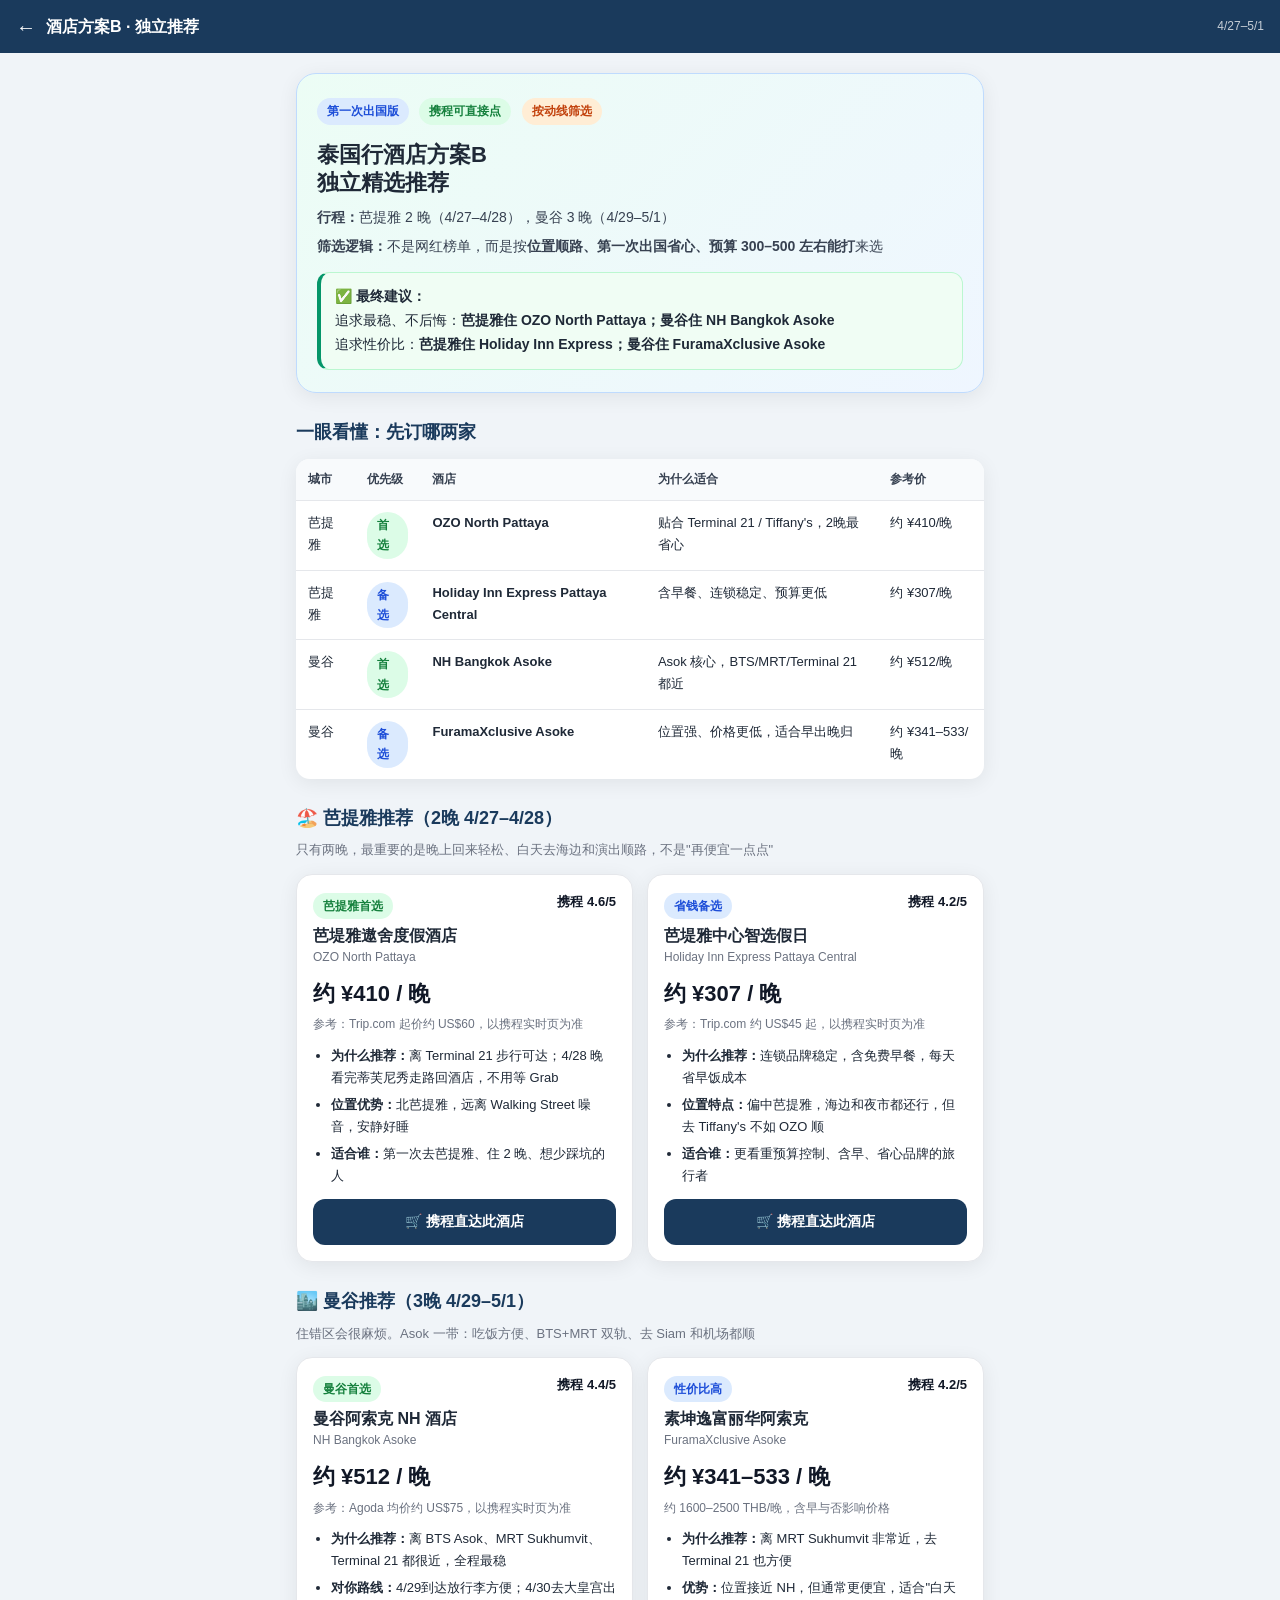
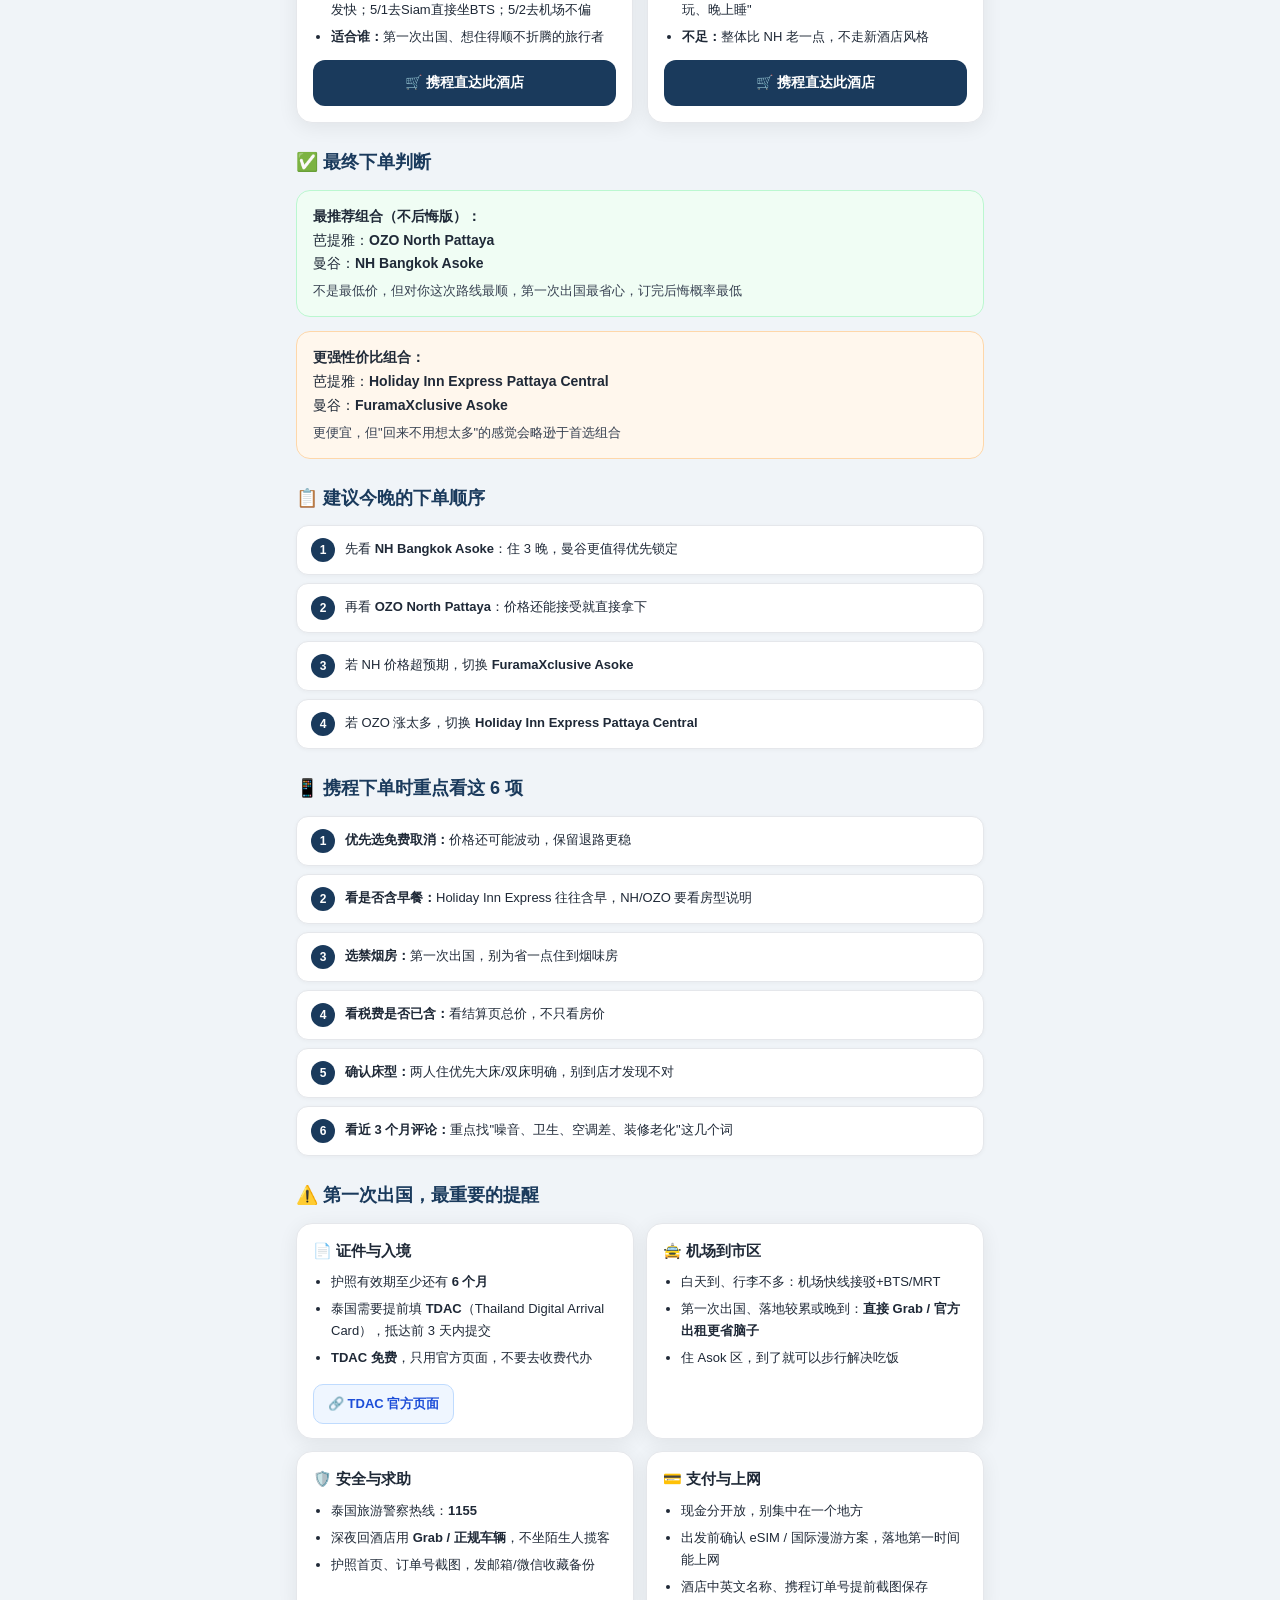
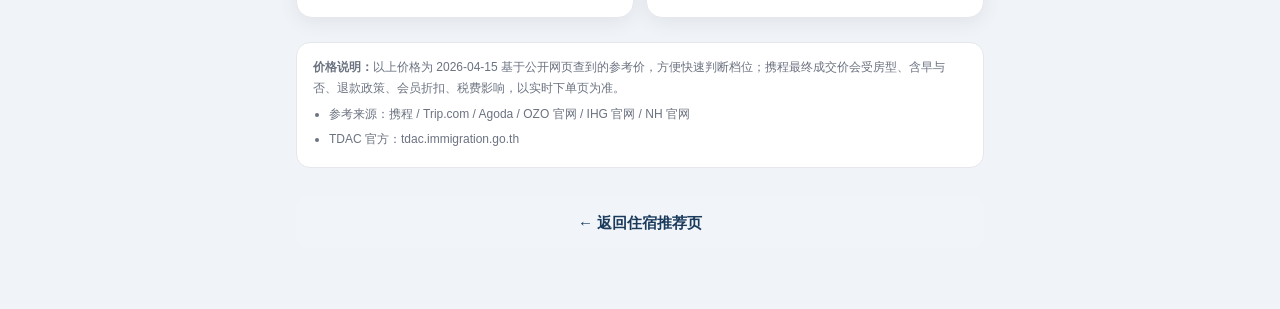
<file: hotel-plan-b.html>
<!DOCTYPE html>
<html lang="zh-CN">
<head>
  <meta charset="UTF-8" />
  <meta name="viewport" content="width=device-width, initial-scale=1.0, viewport-fit=cover" />
  <title>酒店方案B · TripLite</title>
  <style>
    :root {
      --bg: #f0f4f8;
      --card: #ffffff;
      --text: #1f2937;
      --muted: #6b7280;
      --line: #e5e7eb;
      --blue: #1a3a5c;
      --blue-light: #eff6ff;
      --green: #059669;
      --orange: #ea580c;
      --red: #dc2626;
      --shadow: 0 4px 20px rgba(0,0,0,.07);
      --radius: 16px;
    }
    * { box-sizing: border-box; margin: 0; padding: 0; }
    body {
      font-family: -apple-system, BlinkMacSystemFont, "Segoe UI", "PingFang SC", "Hiragino Sans GB", "Microsoft YaHei", sans-serif;
      background: var(--bg);
      color: var(--text);
      line-height: 1.7;
      padding-bottom: env(safe-area-inset-bottom);
    }

    /* ── 顶部导航栏 ── */
    .topbar {
      position: sticky;
      top: 0;
      z-index: 100;
      background: var(--blue);
      color: white;
      display: flex;
      align-items: center;
      gap: 10px;
      padding: 13px 16px;
      padding-top: calc(13px + env(safe-area-inset-top));
    }
    .topbar-back {
      font-size: 20px;
      text-decoration: none;
      color: white;
      line-height: 1;
    }
    .topbar-title { font-size: 16px; font-weight: 700; }
    .topbar-sub { font-size: 12px; opacity: .75; margin-left: auto; }

    /* ── 主体 ── */
    .wrap { max-width: 720px; margin: 0 auto; padding: 20px 16px 60px; }

    /* ── Hero ── */
    .hero {
      background: linear-gradient(135deg, #ecfdf5 0%, #eff6ff 100%);
      border: 1px solid #bfdbfe;
      border-radius: 20px;
      padding: 22px 20px;
      box-shadow: var(--shadow);
      margin-bottom: 20px;
    }
    .hero-title { font-size: 22px; font-weight: 800; margin: 10px 0 8px; line-height: 1.3; }
    .hero-desc { font-size: 14px; color: #374151; margin: 5px 0; }
    .hero-tip {
      margin-top: 14px;
      background: #f0fdf4;
      border: 1px solid #bbf7d0;
      border-left: 4px solid #059669;
      border-radius: 12px;
      padding: 12px 14px;
      font-size: 14px;
    }
    .hero-warn {
      margin-top: 10px;
      background: #fff7ed;
      border: 1px solid #fed7aa;
      border-left: 4px solid #ea580c;
      border-radius: 12px;
      padding: 12px 14px;
      font-size: 14px;
    }

    /* ── 标签 ── */
    .tag {
      display: inline-block;
      padding: 3px 10px;
      border-radius: 999px;
      font-size: 12px;
      font-weight: 700;
      margin-right: 6px;
      margin-bottom: 6px;
    }
    .tag-blue { background: #dbeafe; color: #1d4ed8; }
    .tag-green { background: #dcfce7; color: #15803d; }
    .tag-orange { background: #ffedd5; color: #c2410c; }

    /* ── 比较表 ── */
    .section-title {
      font-size: 18px;
      font-weight: 800;
      margin: 24px 0 12px;
      color: var(--blue);
    }
    .section-note { font-size: 13px; color: var(--muted); margin-bottom: 12px; margin-top: -6px; }
    .compare-table {
      width: 100%;
      border-collapse: collapse;
      background: white;
      border-radius: 14px;
      overflow: hidden;
      box-shadow: var(--shadow);
      margin-bottom: 20px;
      font-size: 13px;
    }
    .compare-table th {
      background: #f8fafc;
      padding: 10px 12px;
      font-size: 12px;
      color: #374151;
      font-weight: 700;
      border-bottom: 1px solid var(--line);
      text-align: left;
    }
    .compare-table td {
      padding: 11px 12px;
      border-bottom: 1px solid var(--line);
      vertical-align: top;
    }
    .compare-table tr:last-child td { border-bottom: none; }
    .compare-table tr:hover td { background: #f8fafc; }

    /* ── 酒店卡片 ── */
    .hotel-grid {
      display: grid;
      grid-template-columns: repeat(auto-fit, minmax(280px, 1fr));
      gap: 14px;
      margin-bottom: 20px;
    }
    .hotel-card {
      background: white;
      border: 1px solid var(--line);
      border-radius: var(--radius);
      padding: 16px;
      box-shadow: var(--shadow);
    }
    .hotel-card-top {
      display: flex;
      justify-content: space-between;
      align-items: flex-start;
      gap: 10px;
      margin-bottom: 4px;
    }
    .hotel-name { font-size: 16px; font-weight: 800; line-height: 1.35; }
    .hotel-name-en { font-size: 12px; color: var(--muted); font-weight: 400; }
    .hotel-score {
      min-width: 80px;
      text-align: right;
      font-size: 13px;
      font-weight: 700;
      color: #111827;
      white-space: nowrap;
    }
    .hotel-price {
      font-size: 22px;
      font-weight: 800;
      color: #111827;
      margin: 8px 0 2px;
    }
    .hotel-price-note { font-size: 12px; color: var(--muted); margin-bottom: 10px; }
    .hotel-ul { padding-left: 18px; margin: 8px 0 12px; }
    .hotel-ul li { font-size: 13px; margin: 5px 0; }
    .ctrip-btn {
      display: block;
      text-align: center;
      padding: 11px 14px;
      border-radius: 12px;
      background: #1a3a5c;
      color: white;
      font-size: 14px;
      font-weight: 800;
      text-decoration: none;
      margin-top: 10px;
    }
    .ctrip-btn:hover { background: #143050; }

    /* ── 建议框 ── */
    .box {
      border-radius: 14px;
      padding: 14px 16px;
      margin-bottom: 14px;
      font-size: 14px;
    }
    .box-blue { background: #eff6ff; border: 1px solid #bfdbfe; }
    .box-green { background: #f0fdf4; border: 1px solid #bbf7d0; }
    .box-orange { background: #fff7ed; border: 1px solid #fed7aa; }

    /* ── 下单清单 ── */
    .checklist { list-style: none; padding: 0; margin: 10px 0 20px; }
    .checklist li {
      background: white;
      border: 1px solid var(--line);
      border-radius: 12px;
      padding: 12px 14px;
      margin-bottom: 8px;
      font-size: 13px;
      display: flex;
      gap: 10px;
      align-items: flex-start;
      box-shadow: 0 1px 4px rgba(0,0,0,.04);
    }
    .checklist-num {
      width: 24px;
      height: 24px;
      min-width: 24px;
      border-radius: 50%;
      background: var(--blue);
      color: white;
      font-size: 12px;
      font-weight: 800;
      display: flex;
      align-items: center;
      justify-content: center;
    }

    /* ── 提醒卡片网格 ── */
    .tips-grid {
      display: grid;
      grid-template-columns: repeat(auto-fit, minmax(260px, 1fr));
      gap: 12px;
      margin-bottom: 20px;
    }
    .tip-card {
      background: white;
      border: 1px solid var(--line);
      border-radius: var(--radius);
      padding: 14px 16px;
      box-shadow: var(--shadow);
    }
    .tip-card h3 { font-size: 15px; font-weight: 800; margin-bottom: 8px; }
    .tip-card ul { padding-left: 18px; }
    .tip-card li { font-size: 13px; margin: 5px 0; }
    .tdac-btn {
      display: inline-block;
      margin-top: 10px;
      padding: 8px 14px;
      border-radius: 10px;
      background: #eff6ff;
      border: 1px solid #bfdbfe;
      color: #1d4ed8;
      font-size: 13px;
      font-weight: 700;
      text-decoration: none;
    }

    /* ── 价格说明 ── */
    .footer-note {
      font-size: 12px;
      color: var(--muted);
      margin-top: 24px;
      padding: 14px 16px;
      background: white;
      border-radius: 14px;
      border: 1px solid var(--line);
    }
    .footer-note ul { padding-left: 16px; margin-top: 6px; }
    .footer-note li { margin: 4px 0; }

    /* ── 返回按钮 ── */
    .back-btn {
      display: block;
      text-align: center;
      padding: 14px;
      border-radius: 14px;
      background: #f1f5f9;
      color: var(--blue);
      font-size: 15px;
      font-weight: 700;
      text-decoration: none;
      margin-top: 28px;
    }
  </style>
</head>
<body>

  <!-- 顶部导航 -->
  <nav class="topbar">
    <a href="stay.html" class="topbar-back">←</a>
    <span class="topbar-title">酒店方案B · 独立推荐</span>
    <span class="topbar-sub">4/27–5/1</span>
  </nav>

  <div class="wrap">

    <!-- Hero -->
    <section class="hero">
      <div>
        <span class="tag tag-blue">第一次出国版</span>
        <span class="tag tag-green">携程可直接点</span>
        <span class="tag tag-orange">按动线筛选</span>
      </div>
      <h1 class="hero-title">泰国行酒店方案B<br/>独立精选推荐</h1>
      <p class="hero-desc"><strong>行程：</strong>芭提雅 2 晚（4/27–4/28），曼谷 3 晚（4/29–5/1）</p>
      <p class="hero-desc"><strong>筛选逻辑：</strong>不是网红榜单，而是按<strong>位置顺路、第一次出国省心、预算 300–500 左右能打</strong>来选</p>
      <div class="hero-tip">
        <strong>✅ 最终建议：</strong><br/>
        追求最稳、不后悔：<strong>芭提雅住 OZO North Pattaya；曼谷住 NH Bangkok Asoke</strong><br/>
        追求性价比：<strong>芭提雅住 Holiday Inn Express；曼谷住 FuramaXclusive Asoke</strong>
      </div>
    </section>

    <!-- 总览表 -->
    <h2 class="section-title">一眼看懂：先订哪两家</h2>
    <table class="compare-table">
      <thead>
        <tr>
          <th>城市</th>
          <th>优先级</th>
          <th>酒店</th>
          <th>为什么适合</th>
          <th>参考价</th>
        </tr>
      </thead>
      <tbody>
        <tr>
          <td>芭提雅</td>
          <td><span class="tag tag-green" style="margin:0">首选</span></td>
          <td><strong>OZO North Pattaya</strong></td>
          <td>贴合 Terminal 21 / Tiffany's，2晚最省心</td>
          <td>约 ¥410/晚</td>
        </tr>
        <tr>
          <td>芭提雅</td>
          <td><span class="tag tag-blue" style="margin:0">备选</span></td>
          <td><strong>Holiday Inn Express Pattaya Central</strong></td>
          <td>含早餐、连锁稳定、预算更低</td>
          <td>约 ¥307/晚</td>
        </tr>
        <tr>
          <td>曼谷</td>
          <td><span class="tag tag-green" style="margin:0">首选</span></td>
          <td><strong>NH Bangkok Asoke</strong></td>
          <td>Asok 核心，BTS/MRT/Terminal 21 都近</td>
          <td>约 ¥512/晚</td>
        </tr>
        <tr>
          <td>曼谷</td>
          <td><span class="tag tag-blue" style="margin:0">备选</span></td>
          <td><strong>FuramaXclusive Asoke</strong></td>
          <td>位置强、价格更低，适合早出晚归</td>
          <td>约 ¥341–533/晚</td>
        </tr>
      </tbody>
    </table>

    <!-- 芭提雅 -->
    <h2 class="section-title">🏖️ 芭提雅推荐（2晚 4/27–4/28）</h2>
    <p class="section-note">只有两晚，最重要的是晚上回来轻松、白天去海边和演出顺路，不是"再便宜一点点"</p>
    <div class="hotel-grid">
      <article class="hotel-card">
        <div class="hotel-card-top">
          <div>
            <span class="tag tag-green">芭提雅首选</span>
            <div class="hotel-name">芭堤雅遨舍度假酒店</div>
            <div class="hotel-name-en">OZO North Pattaya</div>
          </div>
          <div class="hotel-score">携程 4.6/5</div>
        </div>
        <div class="hotel-price">约 ¥410 / 晚</div>
        <div class="hotel-price-note">参考：Trip.com 起价约 US$60，以携程实时页为准</div>
        <ul class="hotel-ul">
          <li><strong>为什么推荐：</strong>离 Terminal 21 步行可达；4/28 晚看完蒂芙尼秀走路回酒店，不用等 Grab</li>
          <li><strong>位置优势：</strong>北芭提雅，远离 Walking Street 噪音，安静好睡</li>
          <li><strong>适合谁：</strong>第一次去芭提雅、住 2 晚、想少踩坑的人</li>
        </ul>
        <a class="ctrip-btn" href="https://m.ctrip.com/html5/hotel/hoteldetail/56772272.html" target="_blank">🛒 携程直达此酒店</a>
      </article>

      <article class="hotel-card">
        <div class="hotel-card-top">
          <div>
            <span class="tag tag-blue">省钱备选</span>
            <div class="hotel-name">芭堤雅中心智选假日</div>
            <div class="hotel-name-en">Holiday Inn Express Pattaya Central</div>
          </div>
          <div class="hotel-score">携程 4.2/5</div>
        </div>
        <div class="hotel-price">约 ¥307 / 晚</div>
        <div class="hotel-price-note">参考：Trip.com 约 US$45 起，以携程实时页为准</div>
        <ul class="hotel-ul">
          <li><strong>为什么推荐：</strong>连锁品牌稳定，含免费早餐，每天省早饭成本</li>
          <li><strong>位置特点：</strong>偏中芭提雅，海边和夜市都还行，但去 Tiffany's 不如 OZO 顺</li>
          <li><strong>适合谁：</strong>更看重预算控制、含早、省心品牌的旅行者</li>
        </ul>
        <a class="ctrip-btn" href="https://m.ctrip.com/html5/hotel/hoteldetail/34992200.html" target="_blank">🛒 携程直达此酒店</a>
      </article>
    </div>

    <!-- 曼谷 -->
    <h2 class="section-title">🏙️ 曼谷推荐（3晚 4/29–5/1）</h2>
    <p class="section-note">住错区会很麻烦。Asok 一带：吃饭方便、BTS+MRT 双轨、去 Siam 和机场都顺</p>
    <div class="hotel-grid">
      <article class="hotel-card">
        <div class="hotel-card-top">
          <div>
            <span class="tag tag-green">曼谷首选</span>
            <div class="hotel-name">曼谷阿索克 NH 酒店</div>
            <div class="hotel-name-en">NH Bangkok Asoke</div>
          </div>
          <div class="hotel-score">携程 4.4/5</div>
        </div>
        <div class="hotel-price">约 ¥512 / 晚</div>
        <div class="hotel-price-note">参考：Agoda 均价约 US$75，以携程实时页为准</div>
        <ul class="hotel-ul">
          <li><strong>为什么推荐：</strong>离 BTS Asok、MRT Sukhumvit、Terminal 21 都很近，全程最稳</li>
          <li><strong>对你路线：</strong>4/29到达放行李方便；4/30去大皇宫出发快；5/1去Siam直接坐BTS；5/2去机场不偏</li>
          <li><strong>适合谁：</strong>第一次出国、想住得顺不折腾的旅行者</li>
        </ul>
        <a class="ctrip-btn" href="https://m.ctrip.com/html5/hotel/hoteldetail/996622.html" target="_blank">🛒 携程直达此酒店</a>
      </article>

      <article class="hotel-card">
        <div class="hotel-card-top">
          <div>
            <span class="tag tag-blue">性价比高</span>
            <div class="hotel-name">素坤逸富丽华阿索克</div>
            <div class="hotel-name-en">FuramaXclusive Asoke</div>
          </div>
          <div class="hotel-score">携程 4.2/5</div>
        </div>
        <div class="hotel-price">约 ¥341–533 / 晚</div>
        <div class="hotel-price-note">约 1600–2500 THB/晚，含早与否影响价格</div>
        <ul class="hotel-ul">
          <li><strong>为什么推荐：</strong>离 MRT Sukhumvit 非常近，去 Terminal 21 也方便</li>
          <li><strong>优势：</strong>位置接近 NH，但通常更便宜，适合"白天玩、晚上睡"</li>
          <li><strong>不足：</strong>整体比 NH 老一点，不走新酒店风格</li>
        </ul>
        <a class="ctrip-btn" href="https://m.ctrip.com/html5/hotel/hoteldetail/996755.html" target="_blank">🛒 携程直达此酒店</a>
      </article>
    </div>

    <!-- 最终判断 -->
    <h2 class="section-title">✅ 最终下单判断</h2>
    <div class="box box-green">
      <strong>最推荐组合（不后悔版）：</strong><br/>
      芭提雅：<strong>OZO North Pattaya</strong><br/>
      曼谷：<strong>NH Bangkok Asoke</strong><br/>
      <span style="font-size:13px;color:#374151;margin-top:4px;display:block">不是最低价，但对你这次路线最顺，第一次出国最省心，订完后悔概率最低</span>
    </div>
    <div class="box box-orange">
      <strong>更强性价比组合：</strong><br/>
      芭提雅：<strong>Holiday Inn Express Pattaya Central</strong><br/>
      曼谷：<strong>FuramaXclusive Asoke</strong><br/>
      <span style="font-size:13px;color:#374151;margin-top:4px;display:block">更便宜，但"回来不用想太多"的感觉会略逊于首选组合</span>
    </div>

    <!-- 下单顺序 -->
    <h2 class="section-title">📋 建议今晚的下单顺序</h2>
    <ol class="checklist">
      <li><span class="checklist-num">1</span><span>先看 <strong>NH Bangkok Asoke</strong>：住 3 晚，曼谷更值得优先锁定</span></li>
      <li><span class="checklist-num">2</span><span>再看 <strong>OZO North Pattaya</strong>：价格还能接受就直接拿下</span></li>
      <li><span class="checklist-num">3</span><span>若 NH 价格超预期，切换 <strong>FuramaXclusive Asoke</strong></span></li>
      <li><span class="checklist-num">4</span><span>若 OZO 涨太多，切换 <strong>Holiday Inn Express Pattaya Central</strong></span></li>
    </ol>

    <!-- 携程下单注意 -->
    <h2 class="section-title">📱 携程下单时重点看这 6 项</h2>
    <ol class="checklist">
      <li><span class="checklist-num">1</span><span><strong>优先选免费取消：</strong>价格还可能波动，保留退路更稳</span></li>
      <li><span class="checklist-num">2</span><span><strong>看是否含早餐：</strong>Holiday Inn Express 往往含早，NH/OZO 要看房型说明</span></li>
      <li><span class="checklist-num">3</span><span><strong>选禁烟房：</strong>第一次出国，别为省一点住到烟味房</span></li>
      <li><span class="checklist-num">4</span><span><strong>看税费是否已含：</strong>看结算页总价，不只看房价</span></li>
      <li><span class="checklist-num">5</span><span><strong>确认床型：</strong>两人住优先大床/双床明确，别到店才发现不对</span></li>
      <li><span class="checklist-num">6</span><span><strong>看近 3 个月评论：</strong>重点找"噪音、卫生、空调差、装修老化"这几个词</span></li>
    </ol>

    <!-- 第一次出国提醒 -->
    <h2 class="section-title">⚠️ 第一次出国，最重要的提醒</h2>
    <div class="tips-grid">
      <article class="tip-card">
        <h3>📄 证件与入境</h3>
        <ul>
          <li>护照有效期至少还有 <strong>6 个月</strong></li>
          <li>泰国需要提前填 <strong>TDAC</strong>（Thailand Digital Arrival Card），抵达前 3 天内提交</li>
          <li><strong>TDAC 免费</strong>，只用官方页面，不要去收费代办</li>
        </ul>
        <a class="tdac-btn" href="https://tdac.immigration.go.th/" target="_blank">🔗 TDAC 官方页面</a>
      </article>
      <article class="tip-card">
        <h3>🚖 机场到市区</h3>
        <ul>
          <li>白天到、行李不多：机场快线接驳+BTS/MRT</li>
          <li>第一次出国、落地较累或晚到：<strong>直接 Grab / 官方出租更省脑子</strong></li>
          <li>住 Asok 区，到了就可以步行解决吃饭</li>
        </ul>
      </article>
      <article class="tip-card">
        <h3>🛡️ 安全与求助</h3>
        <ul>
          <li>泰国旅游警察热线：<strong>1155</strong></li>
          <li>深夜回酒店用 <strong>Grab / 正规车辆</strong>，不坐陌生人揽客</li>
          <li>护照首页、订单号截图，发邮箱/微信收藏备份</li>
        </ul>
      </article>
      <article class="tip-card">
        <h3>💳 支付与上网</h3>
        <ul>
          <li>现金分开放，别集中在一个地方</li>
          <li>出发前确认 eSIM / 国际漫游方案，落地第一时间能上网</li>
          <li>酒店中英文名称、携程订单号提前截图保存</li>
        </ul>
      </article>
    </div>

    <!-- 价格说明 -->
    <div class="footer-note">
      <strong>价格说明：</strong>以上价格为 2026-04-15 基于公开网页查到的参考价，方便快速判断档位；携程最终成交价会受房型、含早与否、退款政策、会员折扣、税费影响，以实时下单页为准。
      <ul>
        <li>参考来源：携程 / Trip.com / Agoda / OZO 官网 / IHG 官网 / NH 官网</li>
        <li>TDAC 官方：tdac.immigration.go.th</li>
      </ul>
    </div>

    <a href="stay.html" class="back-btn">← 返回住宿推荐页</a>

  </div>
</body>
</html>
</file>
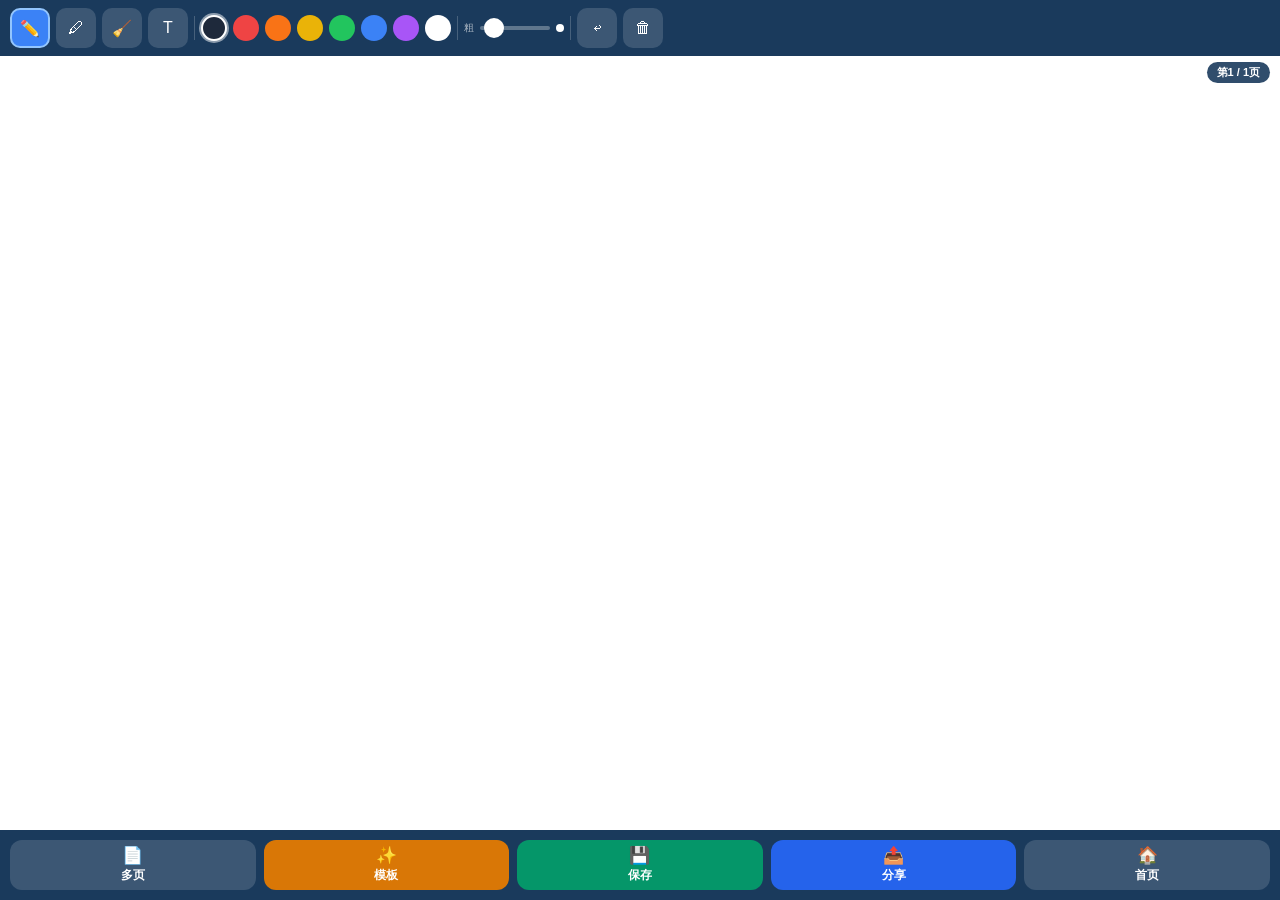
<file: note.html>
<!DOCTYPE html>
<html lang="zh-CN">
<head>
  <meta charset="UTF-8">
  <meta name="viewport" content="width=device-width, initial-scale=1.0, viewport-fit=cover">
  <meta name="theme-color" content="#1a3a5c">
  <!-- iOS PWA -->
  <meta name="apple-mobile-web-app-capable" content="yes">
  <meta name="apple-mobile-web-app-status-bar-style" content="black-translucent">
  <meta name="apple-mobile-web-app-title" content="TripLite">
  <link rel="apple-touch-icon" href="icons/icon-192.png">
  <!-- Android PWA -->
  <link rel="manifest" href="manifest.json">
  <title>旅行笔记 · TripLite</title>
  <style>
    *{box-sizing:border-box;margin:0;padding:0}
    html,body{
      width:100%;height:100%;overflow:hidden;
      background:#1a3a5c;
      font-family:-apple-system,'PingFang SC','Helvetica Neue',sans-serif;
      /* 禁止长按选中、禁止双击缩放 */
      -webkit-user-select:none;user-select:none;
      -webkit-touch-callout:none;
      touch-action:manipulation;
    }

    /* ── 顶部工具栏 ── */
    #toolbar{
      position:fixed;top:0;left:0;right:0;
      height:56px;
      /* iOS刘海屏：加顶部安全区 */
      padding-top:env(safe-area-inset-top,0px);
      height:calc(56px + env(safe-area-inset-top,0px));
      background:#1a3a5c;z-index:99999;
      display:flex;align-items:center;gap:6px;
      padding-left:max(10px,env(safe-area-inset-left,10px));
      padding-right:max(10px,env(safe-area-inset-right,10px));
      overflow-x:auto;overflow-y:hidden;
    }
    #toolbar::-webkit-scrollbar{display:none}

    /* radio 工具按钮 */
    .tr-radio{position:absolute;opacity:0;width:0;height:0;pointer-events:none}
    .tr-btn{
      min-width:40px;height:40px;padding:0 8px;
      border-radius:10px;border:2px solid transparent;
      background:rgba(255,255,255,0.15);color:#fff;font-size:16px;
      display:inline-flex;align-items:center;justify-content:center;
      cursor:pointer;flex-shrink:0;
      -webkit-tap-highlight-color:transparent;
      transition:background .15s;white-space:nowrap;
    }
    .tr-radio:checked + .tr-btn{background:#3b82f6;border-color:#93c5fd}
    .tr-btn:active{opacity:.7}

    /* 普通按钮 */
    .tb{
      min-width:40px;height:40px;
      border-radius:10px;border:none;
      background:rgba(255,255,255,0.15);color:#fff;font-size:16px;
      display:inline-flex;align-items:center;justify-content:center;
      cursor:pointer;flex-shrink:0;outline:none;
      -webkit-tap-highlight-color:transparent;
    }
    .tb:active{opacity:.6}

    /* 颜色 radio */
    .cd-r{position:absolute;opacity:0;width:0;height:0;pointer-events:none}
    .cd-l{
      width:26px;height:26px;border-radius:50%;
      border:2.5px solid transparent;cursor:pointer;flex-shrink:0;display:block;
      -webkit-tap-highlight-color:transparent;
    }
    .cd-r:checked + .cd-l{border-color:#fff;box-shadow:0 0 0 2px rgba(255,255,255,0.5)}

    /* 滑块 */
    #szSlider{
      width:70px;min-width:50px;height:4px;
      -webkit-appearance:none;appearance:none;
      background:rgba(255,255,255,0.3);border-radius:2px;
      outline:none;cursor:pointer;flex-shrink:0;
    }
    #szSlider::-webkit-slider-thumb{
      -webkit-appearance:none;width:20px;height:20px;
      border-radius:50%;background:#fff;cursor:pointer;
    }
    #szPrev{width:10px;height:10px;border-radius:50%;background:#fff;flex-shrink:0;pointer-events:none}
    .sep{width:1px;min-width:1px;height:24px;background:rgba(255,255,255,.2);flex-shrink:0}
    #szLbl{font-size:10px;color:rgba(255,255,255,.65);flex-shrink:0;white-space:nowrap}

    /* ── 画布容器 ── */
    #cwrap{
      position:fixed;
      top:calc(56px + env(safe-area-inset-top,0px));
      left:0;right:0;
      bottom:calc(70px + env(safe-area-inset-bottom,0px));
      overflow:hidden;background:#fff;z-index:1;
    }
    #cv{display:block;position:absolute;top:0;left:0}

    /* 文字节点层 */
    #tl{position:absolute;top:0;left:0;width:100%;height:100%;pointer-events:none;z-index:3}
    .nd{
      position:absolute;cursor:move;pointer-events:all;
      padding:2px 4px;border:1.5px dashed transparent;
      border-radius:4px;line-height:1.4;
      white-space:pre-wrap;word-break:break-all;max-width:85vw;
    }
    .nd.on{border-color:#3b82f6;background:rgba(59,130,246,.07)}
    .ndx{
      position:absolute;top:-11px;right:-11px;
      width:22px;height:22px;border-radius:50%;
      background:#ef4444;color:#fff;font-size:13px;
      line-height:22px;text-align:center;cursor:pointer;
      display:none;z-index:10;
    }
    .nd.on .ndx{display:block}

    /* 事件捕获层：在 tl 之上，接收绘图事件 */
    /* 用 top/left/right/bottom 而非 width/height，确保不超出 #cwrap */
    #hitlayer{
      position:absolute;top:0;left:0;right:0;bottom:0;
      z-index:5;background:transparent;
      cursor:crosshair;
      -webkit-user-select:none;user-select:none;
      touch-action:none;
    }

    /* ── 文字输入框 ── */
    #txbox{
      position:fixed;z-index:99998;
      background:#fff;border:2px solid #3b82f6;
      border-radius:14px;padding:10px 12px;
      min-width:180px;max-width:calc(100vw - 32px);
      box-shadow:0 6px 24px rgba(0,0,0,.28);display:none;
    }
    #txin{
      width:100%;border:none;outline:none;
      font-size:16px;color:#1e293b;background:transparent;
      resize:none;min-height:36px;max-height:120px;overflow-y:auto;
      /* 移动端允许选中和输入 */
      user-select:text;-webkit-user-select:text;
    }
    .fsrow{display:flex;gap:5px;margin-bottom:8px}
    .fsc{
      flex:1;text-align:center;padding:5px 2px;
      border-radius:8px;border:1.5px solid #e2e8f0;
      font-weight:700;cursor:pointer;background:#f8fafc;
      color:#475569;font-size:12px;
      -webkit-tap-highlight-color:transparent;
    }
    .fsc.on{border-color:#3b82f6;background:#eff6ff;color:#2563eb}
    .txact{display:flex;gap:8px;margin-top:8px}
    .txact button{
      flex:1;padding:8px;border-radius:10px;border:none;
      font-size:13px;font-weight:700;cursor:pointer;
      -webkit-tap-highlight-color:transparent;
    }
    .txok{background:#3b82f6;color:#fff}
    .txno{background:#f1f5f9;color:#64748b}

    /* ── 底部栏 ── */
    #bbar{
      position:fixed;bottom:0;left:0;right:0;
      height:calc(70px + env(safe-area-inset-bottom,0px));
      padding-bottom:env(safe-area-inset-bottom,0px);
      padding-left:max(10px,env(safe-area-inset-left,10px));
      padding-right:max(10px,env(safe-area-inset-right,10px));
      background:#1a3a5c;z-index:99999;
      display:flex;align-items:center;gap:8px;
    }
    .bb{
      flex:1;height:50px;border:none;border-radius:12px;
      font-size:12px;font-weight:700;cursor:pointer;
      display:flex;flex-direction:column;align-items:center;justify-content:center;gap:3px;
      color:#fff;text-decoration:none;outline:none;
      -webkit-tap-highlight-color:transparent;transition:opacity .12s;
    }
    .bb:active{opacity:.6}
    .ico{font-size:17px;line-height:1}
    .bg{background:rgba(255,255,255,.15)}
    .ba{background:#d97706}
    .bn{background:#059669}
    .bl{background:#2563eb}

    /* ── 面板/遮罩 ── */
    .pnl{
      position:fixed;
      bottom:calc(78px + env(safe-area-inset-bottom,0px));
      left:50%;transform:translateX(-50%);
      background:#fff;border-radius:18px;padding:14px;
      width:calc(100vw - 24px);max-width:420px;
      max-height:55vh;overflow-y:auto;
      box-shadow:0 6px 28px rgba(0,0,0,.28);z-index:50000;display:none;
    }
    .pnl h4{font-size:13px;font-weight:800;color:#1e293b;margin-bottom:10px;display:flex;justify-content:space-between;align-items:center}
    .pgg{display:grid;grid-template-columns:repeat(3,1fr);gap:8px}
    .pgt{aspect-ratio:.7;min-height:80px;border-radius:10px;border:2px solid #e2e8f0;overflow:hidden;cursor:pointer;position:relative;background:#f8fafc}
    .pgt.on{border-color:#3b82f6}.pgt img{width:100%;height:100%;object-fit:cover}
    .pgl{position:absolute;bottom:0;left:0;right:0;background:rgba(0,0,0,.5);color:#fff;text-align:center;font-size:10px;padding:3px}
    .pgd{position:absolute;top:3px;right:3px;width:20px;height:20px;border-radius:50%;background:rgba(220,38,38,.88);color:#fff;font-size:12px;display:flex;align-items:center;justify-content:center;cursor:pointer;z-index:2}
    .pga{aspect-ratio:.7;min-height:80px;border-radius:10px;border:2px dashed #cbd5e1;display:flex;flex-direction:column;align-items:center;justify-content:center;cursor:pointer;background:#f8fafc;color:#94a3b8;gap:4px;font-size:11px}
    #ov{position:fixed;top:0;left:0;right:0;bottom:0;z-index:49000;background:rgba(0,0,0,.35);display:none}
    #pgind{
      position:fixed;top:calc(62px + env(safe-area-inset-top,0px));right:10px;
      background:rgba(26,58,92,.9);color:#fff;border-radius:20px;
      padding:3px 10px;font-size:11px;font-weight:700;
      pointer-events:none;z-index:200;
    }
    #txhint{
      position:fixed;
      bottom:calc(82px + env(safe-area-inset-bottom,0px));
      left:50%;transform:translateX(-50%);
      background:rgba(0,0,0,.75);color:#fff;
      padding:8px 18px;border-radius:22px;
      font-size:13px;font-weight:600;
      pointer-events:none;display:none;z-index:200;white-space:nowrap;
    }
    #toast{
      position:fixed;top:50%;left:50%;
      transform:translate(-50%,-50%) scale(.85);
      background:#059669;color:#fff;
      padding:14px 24px;border-radius:18px;
      font-size:14px;font-weight:800;
      z-index:999999;text-align:center;
      opacity:0;pointer-events:none;transition:all .22s;
    }
    #toast.on{opacity:1;transform:translate(-50%,-50%) scale(1)}

    /* ── 响应式：小屏工具栏字体更小 ── */
    @media(max-width:380px){
      .tr-btn{min-width:34px;height:34px;font-size:14px}
      .cd-l{width:22px;height:22px}
      #szSlider{width:52px}
    }
  </style>
</head>
<body>

<!-- ══ 顶部工具栏 ══ -->
<div id="toolbar">
  <!-- 工具：radio+label，原生表单穿透平台覆盖层 -->
  <input class="tr-radio" type="radio" name="tool" id="r-pen"    value="pen"    checked>
  <label class="tr-btn"   for="r-pen"   title="铅笔">✏️</label>

  <input class="tr-radio" type="radio" name="tool" id="r-marker" value="marker">
  <label class="tr-btn"   for="r-marker" title="马克笔">🖊</label>

  <input class="tr-radio" type="radio" name="tool" id="r-eraser" value="eraser">
  <label class="tr-btn"   for="r-eraser" title="橡皮">🧹</label>

  <input class="tr-radio" type="radio" name="tool" id="r-text"   value="text">
  <label class="tr-btn"   for="r-text"   title="文字">T</label>

  <div class="sep"></div>

  <!-- 颜色：radio+label -->
  <input class="cd-r" type="radio" name="color" id="c0" value="#1e293b" checked><label class="cd-l" for="c0" style="background:#1e293b"></label>
  <input class="cd-r" type="radio" name="color" id="c1" value="#ef4444"><label class="cd-l" for="c1" style="background:#ef4444"></label>
  <input class="cd-r" type="radio" name="color" id="c2" value="#f97316"><label class="cd-l" for="c2" style="background:#f97316"></label>
  <input class="cd-r" type="radio" name="color" id="c3" value="#eab308"><label class="cd-l" for="c3" style="background:#eab308"></label>
  <input class="cd-r" type="radio" name="color" id="c4" value="#22c55e"><label class="cd-l" for="c4" style="background:#22c55e"></label>
  <input class="cd-r" type="radio" name="color" id="c5" value="#3b82f6"><label class="cd-l" for="c5" style="background:#3b82f6"></label>
  <input class="cd-r" type="radio" name="color" id="c6" value="#a855f7"><label class="cd-l" for="c6" style="background:#a855f7"></label>
  <input class="cd-r" type="radio" name="color" id="c7" value="#ffffff"><label class="cd-l" for="c7" style="background:#fff;border-color:rgba(255,255,255,.45)"></label>

  <div class="sep"></div>
  <span id="szLbl">粗</span>
  <input type="range" id="szSlider" min="2" max="30" value="4">
  <div id="szPrev"></div>
  <div class="sep"></div>
  <button class="tb" id="btn-undo"  aria-label="撤销">↩</button>
  <button class="tb" id="btn-clear" aria-label="清空">🗑</button>
</div>

<div id="pgind">第 1 / 1 页</div>
<div id="txhint">✏️ 点击画面任意位置输入文字</div>

<!-- ══ 画布区 ══ -->
<div id="cwrap">
  <canvas id="cv"></canvas>
  <div id="tl"></div>
  <!-- hitlayer：最顶层，接管所有绘图指针事件 -->
  <div id="hitlayer" role="img" aria-label="绘图区域"></div>
</div>

<!-- ══ 文字输入框 ══ -->
<div id="txbox">
  <div class="fsrow">
    <div class="fsc on" data-fs="16">小</div>
    <div class="fsc"    data-fs="22">中</div>
    <div class="fsc"    data-fs="30">大</div>
    <div class="fsc"    data-fs="42">特大</div>
  </div>
  <textarea id="txin" rows="2" placeholder="输入文字…" autocomplete="off" autocorrect="off" autocapitalize="off"></textarea>
  <div class="txact">
    <button class="txok" id="txok" type="button">✅ 放置</button>
    <button class="txno" id="txno" type="button">取消</button>
  </div>
</div>

<!-- ══ 底部栏 ══ -->
<div id="bbar">
  <button class="bb bg" id="btn-pages"><span class="ico">📄</span><span>多页</span></button>
  <button class="bb ba" id="btn-tpl"  ><span class="ico">✨</span><span>模板</span></button>
  <button class="bb bn" id="btn-save" ><span class="ico">💾</span><span>保存</span></button>
  <button class="bb bl" id="btn-share"><span class="ico">📤</span><span>分享</span></button>
  <a href="index.html" class="bb bg" aria-label="返回首页"><span class="ico">🏠</span><span>首页</span></a>
</div>

<!-- ══ 多页面板 ══ -->
<div class="pnl" id="pgpanel">
  <h4><span>📄 画布页面</span><span style="font-size:11px;color:#64748b;font-weight:500">点击切换</span></h4>
  <div class="pgg" id="pgg"></div>
</div>
<div id="ov"></div>
<div id="toast" role="alert" aria-live="polite"></div>

<script>
/* ══════════════════════════════════════
   TripLite 旅行笔记 v33
   修复：
   1. hitlayer 模式绕过平台覆盖层
   2. JS字符串内嵌HTML用数组拼接，防止 script标签截断
   3. iOS/Android 安全区域适配
   4. 触摸事件缓存 rect，避免每帧 getBoundingClientRect
   5. 补全 iOS PWA meta 标签
   6. v33: hitlayer 改用 top/left/right/bottom 替代 width/height
       fitCanvas 当 offsetHeight=0 时用 innerHeight 估算
       hitlayer 明确设置 px 尺寸防止膨胀
══════════════════════════════════════ */

/* ── 全局状态 ── */
var S = {
  bsz:4, fsz:16, bg:'white',
  draw:false, lx:0, ly:0,
  txpos:{x:0,y:0}, selnd:null,
  pages:[null], pg:0, undos:[], MAXU:20, MAXP:10
};

/* ── DOM 引用（DOMContentLoaded 后赋值）── */
var _wrap, _cv, _ctx, _tl, _hit, _txbox, _txin;

/* ── hitlayer 的缓存 rect（避免每次 touch 都调 getBoundingClientRect）── */
var _hitRect = null;
function _cacheRect(){ _hitRect = _hit ? _hit.getBoundingClientRect() : null; }

/* ── 从 radio 读取当前工具/颜色 ── */
function gTool(){
  var r = document.querySelector('input[name="tool"]:checked');
  return r ? r.value : 'pen';
}
function gColor(){
  var r = document.querySelector('input[name="color"]:checked');
  return r ? r.value : '#1e293b';
}

/* ══ 背景定义 ══ */
var BG = [
  {id:'white', fn:function(c,w,h){c.fillStyle='#fff';c.fillRect(0,0,w,h);}},
  {id:'cream', fn:function(c,w,h){c.fillStyle='#fffbeb';c.fillRect(0,0,w,h);}},
  {id:'dark',  fn:function(c,w,h){c.fillStyle='#1e293b';c.fillRect(0,0,w,h);}},
  {id:'blue',  fn:function(c,w,h){c.fillStyle='#eff6ff';c.fillRect(0,0,w,h);}},
  {id:'grid',  fn:function(c,w,h){
    c.fillStyle='#fff';c.fillRect(0,0,w,h);
    c.strokeStyle='#dbeafe';c.lineWidth=.8;
    for(var x=0;x<w;x+=24){c.beginPath();c.moveTo(x,0);c.lineTo(x,h);c.stroke();}
    for(var y=0;y<h;y+=24){c.beginPath();c.moveTo(0,y);c.lineTo(w,y);c.stroke();}
  }},
  {id:'lines', fn:function(c,w,h){
    c.fillStyle='#fff';c.fillRect(0,0,w,h);
    c.strokeStyle='#bfdbfe';c.lineWidth=.8;
    for(var y=32;y<h;y+=32){c.beginPath();c.moveTo(0,y);c.lineTo(w,y);c.stroke();}
    c.strokeStyle='#ef4444';c.lineWidth=1;
    c.beginPath();c.moveTo(50,0);c.lineTo(50,h);c.stroke();
  }},
  {id:'dot',   fn:function(c,w,h){
    c.fillStyle='#fff';c.fillRect(0,0,w,h);c.fillStyle='#93c5fd';
    for(var x=20;x<w;x+=20) for(var y=20;y<h;y+=20){
      c.beginPath();c.arc(x,y,1.2,0,Math.PI*2);c.fill();
    }
  }},
  {id:'map',   fn:function(c,w,h){
    c.fillStyle='#f0fdf4';c.fillRect(0,0,w,h);c.strokeStyle='#86efac';c.lineWidth=1;
    for(var x=0;x<w;x+=30){c.beginPath();c.moveTo(x,0);c.lineTo(x,h);c.stroke();}
    for(var y=0;y<h;y+=30){c.beginPath();c.moveTo(0,y);c.lineTo(w,y);c.stroke();}
  }}
];
function getBG(id){for(var i=0;i<BG.length;i++) if(BG[i].id===id) return BG[i]; return BG[0];}
function drawBG(){
  var W=parseInt(_cv.style.width)||375, H=parseInt(_cv.style.height)||500;
  _ctx.globalAlpha=1; _ctx.globalCompositeOperation='source-over';
  getBG(S.bg).fn(_ctx,W,H);
}

/* ══ 模板数据 ══ */
var TPLS = [
  {id:'todo',   ico:'✅', title:'今日待办', badge:'任务', bc:'#1d4ed8', bb:'#dbeafe'},
  {id:'expense',ico:'💰', title:'今日花费', badge:'记账', bc:'#d97706', bb:'#fef3c7'},
  {id:'tmr',    ico:'📅', title:'明天调整', badge:'计划', bc:'#7c3aed', bb:'#ede9fe'},
  {id:'addr',   ico:'📍', title:'地址速记', badge:'导航', bc:'#059669', bb:'#d1fae5'},
  {id:'pit',    ico:'🚫', title:'避坑记录', badge:'提醒', bc:'#dc2626', bb:'#fee2e2'}
];
function tplLines(id){
  var d=new Date(), td=(d.getMonth()+1)+'/'+d.getDate();
  var m = {
    todo:   ['== 今日待办 '+td+' ==','□ ','□ ','□ ','□ ','----------------','完成：   / 4'],
    expense:['== 今日花费 '+td+' ==','早餐    _____ THB','午餐    _____ THB','晚餐    _____ THB','交通    _____ THB','门票    _____ THB','其他    _____ THB','----------------','合计    _____ THB'],
    tmr:    ['== 明天调整备注 ==','出发时间：','第一站：','交通方式：','需要预约：','携带物品：','预计花费：   THB'],
    addr:   ['== 地址速记 ==','酒店：','今天第1站：','今天第2站：','餐厅：','打车给司机看：','----------------','紧急电话：1155'],
    pit:    ['== 今日避坑 ==','坑1：','坑2：','坑3：','----------------','下次注意：','推荐：','不推荐：']
  };
  return m[id] || [];
}

/* ══ 画布尺寸 ══ */
function fitCanvas(){
  if(!_wrap||!_cv||!_ctx) return;

  /* ── 计算可用尺寸：优先用 _wrap 的实际尺寸 ── */
  var W = _wrap.offsetWidth;
  var H = _wrap.offsetHeight;

  /* 若容器尚未布局完成（高度为0），用 innerHeight 减去 toolbar+bbar 估算 */
  if(W < 10){
    W = window.innerWidth || 375;
  }
  if(H < 10){
    var safeTop = 0, safeBot = 0;
    try{
      /* iOS safe-area 估算：通过 CSS env() 获取不到时用默认值 */
      var st = parseInt(getComputedStyle(document.documentElement).getPropertyValue('--sat') || '0');
      var sb = parseInt(getComputedStyle(document.documentElement).getPropertyValue('--sab') || '0');
      safeTop = isNaN(st) ? 0 : st;
      safeBot = isNaN(sb) ? 0 : sb;
    }catch(e){}
    H = (window.innerHeight || 600) - 56 - safeTop - 70 - safeBot;
    if(H < 100) H = 400;
  }

  var dpr = window.devicePixelRatio || 1;
  var snap = S.pages[S.pg];
  _cv.width  = Math.round(W * dpr);
  _cv.height = Math.round(H * dpr);
  _cv.style.width  = W + 'px';
  _cv.style.height = H + 'px';
  _ctx.setTransform(dpr,0,0,dpr,0,0);
  drawBG();
  if(snap){ var img=new Image(); img.onload=function(){_ctx.drawImage(img,0,0,W,H);}; img.src=snap; }

  /* hitlayer 明确设置像素尺寸，避免 position:absolute 在某些浏览器里膨胀 */
  if(_hit){
    _hit.style.width  = W + 'px';
    _hit.style.height = H + 'px';
  }

  /* resize 后重新缓存 hitlayer rect */
  setTimeout(_cacheRect, 80);
}

/* ══ 笔刷 ══ */
function applyBrush(){
  var t=gTool(), c=gColor();
  _ctx.lineCap='round'; _ctx.lineJoin='round';
  if(t==='eraser'){
    _ctx.globalCompositeOperation='destination-out';
    _ctx.globalAlpha=1; _ctx.lineWidth=S.bsz*3;
    _ctx.strokeStyle='rgba(0,0,0,1)';
  } else if(t==='marker'){
    _ctx.globalCompositeOperation='source-over';
    _ctx.globalAlpha=.38; _ctx.lineWidth=S.bsz*3;
    _ctx.strokeStyle=c;
  } else {
    _ctx.globalCompositeOperation='source-over';
    _ctx.globalAlpha=1; _ctx.lineWidth=S.bsz;
    _ctx.strokeStyle=c;
  }
}
function drawDot(x,y){
  var t=gTool(), c=gColor();
  applyBrush();
  _ctx.beginPath();
  _ctx.arc(x,y,Math.max(1,_ctx.lineWidth/2),0,Math.PI*2);
  _ctx.fillStyle = (t==='eraser') ? 'rgba(0,0,0,1)' : c;
  _ctx.fill();
}
function drawSeg(x,y){
  applyBrush();
  _ctx.beginPath(); _ctx.moveTo(S.lx,S.ly); _ctx.lineTo(x,y); _ctx.stroke();
}
function resetCtx(){ _ctx.globalAlpha=1; _ctx.globalCompositeOperation='source-over'; }

/* ══ hitlayer 坐标（用 offsetX/Y，触摸用缓存rect）══ */
function hitPosM(e){ return {x:e.offsetX, y:e.offsetY}; }
function hitPosT(t){
  var r = _hitRect || _hit.getBoundingClientRect();
  return {x: t.clientX - r.left, y: t.clientY - r.top};
}

/* ══ 绘图事件处理 ══ */
function onDown(x,y){
  var t = gTool();
  deselText();
  if(t==='text'){ S.txpos={x:x,y:y}; openTx(x,y); return; }
  pushUndo();
  S.draw=true; S.lx=x; S.ly=y;
  drawDot(x,y);
}
function onMove(x,y){
  if(!S.draw) return;
  drawSeg(x,y); S.lx=x; S.ly=y;
}
function onUp(){
  if(!S.draw) return;
  S.draw=false; resetCtx();
}

/* ══ 撤销 / 清空 ══ */
function pushUndo(){ S.undos.push(_cv.toDataURL()); if(S.undos.length>S.MAXU) S.undos.shift(); }
function doUndo(){
  if(!S.undos.length){ showToast('已是最初状态','#f59e0b'); return; }
  var snap=S.undos.pop(), W=parseInt(_cv.style.width)||375, H=parseInt(_cv.style.height)||500;
  drawBG();
  var img=new Image(); img.onload=function(){_ctx.drawImage(img,0,0,W,H);}; img.src=snap;
}
function doClear(){
  if(!confirm('确定清空当前画布？')) return;
  pushUndo(); drawBG(); _tl.innerHTML=''; S.selnd=null;
}

/* ══ 文字节点 ══ */
function openTx(x,y){
  var wRect=_wrap.getBoundingClientRect();
  var lf=x+wRect.left, tp=y+wRect.top;
  var vw=window.innerWidth, vh=window.innerHeight;
  if(lf+200>vw) lf=vw-210; if(lf<8) lf=8;
  if(tp+180>vh*0.78) tp=Math.max(64,tp-190);
  _txbox.style.left=lf+'px'; _txbox.style.top=tp+'px'; _txbox.style.display='block';
  _txin.value='';
  setTimeout(function(){ _txin.focus(); }, 80);
}
function confirmTx(){
  var txt=_txin.value.trim(); if(!txt){ cancelTx(); return; }
  var c=gColor();
  var nd=document.createElement('div'); nd.className='nd';
  nd.style.left=S.txpos.x+'px'; nd.style.top=S.txpos.y+'px';
  nd.style.fontSize=S.fsz+'px'; nd.style.color=c; nd.style.fontWeight='bold';
  var sp=document.createElement('span'); sp.style.whiteSpace='pre-wrap'; sp.textContent=txt; nd.appendChild(sp);
  var xb=document.createElement('span'); xb.className='ndx'; xb.textContent='×';
  xb.addEventListener('click',function(e){
    e.stopPropagation();
    if(nd.parentNode) nd.parentNode.removeChild(nd);
    if(S.selnd===nd) S.selnd=null;
  });
  nd.appendChild(xb);
  /* 鼠标拖拽 */
  nd.addEventListener('mousedown',function(e){
    e.stopPropagation(); selText(nd);
    _hit.style.pointerEvents='none'; /* 拖动时让出 hitlayer */
    var sx=e.clientX, sy=e.clientY, ox=parseInt(nd.style.left)||0, oy=parseInt(nd.style.top)||0;
    function mv(e2){ nd.style.left=Math.max(0,ox+e2.clientX-sx)+'px'; nd.style.top=Math.max(0,oy+e2.clientY-sy)+'px'; }
    function up(){ _hit.style.pointerEvents='auto'; document.removeEventListener('mousemove',mv,true); document.removeEventListener('mouseup',up,true); }
    document.addEventListener('mousemove',mv,true); document.addEventListener('mouseup',up,true);
  });
  /* 触摸拖拽 */
  nd.addEventListener('touchstart',function(e){
    e.stopPropagation(); selText(nd);
    _hit.style.pointerEvents='none';
    var t0=e.touches[0], sx=t0.clientX, sy=t0.clientY, ox=parseInt(nd.style.left)||0, oy=parseInt(nd.style.top)||0;
    function mv(e2){
      if(e2.cancelable) e2.preventDefault();
      var t=e2.touches[0];
      nd.style.left=Math.max(0,ox+t.clientX-sx)+'px';
      nd.style.top=Math.max(0,oy+t.clientY-sy)+'px';
    }
    function up(){ _hit.style.pointerEvents='auto'; document.removeEventListener('touchmove',mv,true); document.removeEventListener('touchend',up,true); }
    document.addEventListener('touchmove',mv,{capture:true,passive:false});
    document.addEventListener('touchend',up,true);
  },{passive:false});
  _tl.appendChild(nd); selText(nd); cancelTx();
}
function cancelTx(){ _txbox.style.display='none'; _txin.blur(); }
function selText(nd){ deselText(); S.selnd=nd; nd.classList.add('on'); }
function deselText(){ if(S.selnd){ S.selnd.classList.remove('on'); S.selnd=null; } }

/* ══ 多页 ══ */
function saveCur(){ if(_cv) S.pages[S.pg]=_cv.toDataURL('image/png'); }
function updInd(){ document.getElementById('pgind').textContent='第'+(S.pg+1)+' / '+S.pages.length+'页'; }
function loadPg(idx){
  saveCur(); S.pg=idx; S.undos=[];
  var W=parseInt(_cv.style.width)||375, H=parseInt(_cv.style.height)||500;
  drawBG(); _tl.innerHTML=''; S.selnd=null;
  var snap=S.pages[idx];
  if(snap){ var img=new Image(); img.onload=function(){_ctx.drawImage(img,0,0,W,H);}; img.src=snap; }
  updInd();
}
function addPg(){
  if(S.pages.length>=S.MAXP){ showToast('最多'+S.MAXP+'页','#f59e0b'); return; }
  saveCur(); S.pages.push(null); loadPg(S.pages.length-1);
  closeAll(); showToast('📄 已新建第'+S.pages.length+'页','#3b82f6');
}
function delPg(idx){
  if(S.pages.length<=1) return;
  if(!confirm('删除第'+(idx+1)+'页？')) return;
  S.pages.splice(idx,1); loadPg(Math.min(S.pg,S.pages.length-1)); buildPgPanel();
}
function doPages(){
  var p=document.getElementById('pgpanel');
  if(p.style.display==='block'){ closeAll(); return; }
  saveCur(); buildPgPanel(); p.style.display='block'; document.getElementById('ov').style.display='block';
}
function buildPgPanel(){
  var g=document.getElementById('pgg'); g.innerHTML='';
  S.pages.forEach(function(snap,i){
    var d=document.createElement('div'); d.className='pgt'+(i===S.pg?' on':'');
    if(snap){ var im=document.createElement('img'); im.src=snap; d.appendChild(im); }
    var lb=document.createElement('div'); lb.className='pgl'; lb.textContent='第'+(i+1)+'页'; d.appendChild(lb);
    if(S.pages.length>1){
      var dl=document.createElement('div'); dl.className='pgd'; dl.textContent='×';
      dl.addEventListener('click',function(e){ e.stopPropagation(); delPg(i); }); d.appendChild(dl);
    }
    d.addEventListener('click',function(){ loadPg(i); closeAll(); });
    g.appendChild(d);
  });
  if(S.pages.length<S.MAXP){
    var ad=document.createElement('div'); ad.className='pga';
    /* 注意：不用 innerHTML 写 </div>，避免可能的截断 */
    var plus=document.createElement('span'); plus.style.fontSize='22px'; plus.textContent='+';
    var lbl=document.createElement('span'); lbl.textContent='新建';
    ad.appendChild(plus); ad.appendChild(lbl);
    ad.addEventListener('click',addPg); g.appendChild(ad);
  }
}
function closeAll(){
  document.getElementById('pgpanel').style.display='none';
  document.getElementById('ov').style.display='none';
  var m=document.getElementById('tplmask'); if(m) document.body.removeChild(m);
}

/* ══ 模板弹窗 ══ */
function doTpl(){
  var existing=document.getElementById('tplmask');
  if(existing){ document.body.removeChild(existing); return; }
  var mask=document.createElement('div'); mask.id='tplmask';
  mask.style.cssText='position:fixed;top:0;left:0;right:0;bottom:0;z-index:99990;background:rgba(0,0,0,.55);display:flex;align-items:center;justify-content:center;padding:16px;box-sizing:border-box;';
  mask.addEventListener('click',function(e){ if(e.target===mask) document.body.removeChild(mask); });
  var box=document.createElement('div');
  box.style.cssText='background:#fff;border-radius:20px;padding:18px 16px;width:100%;max-width:420px;max-height:82vh;overflow-y:auto;box-shadow:0 12px 40px rgba(0,0,0,.35);box-sizing:border-box;';
  var hd=document.createElement('div'); hd.style.cssText='display:flex;align-items:center;justify-content:space-between;margin-bottom:10px;';
  var tt=document.createElement('div'); tt.style.cssText='font-size:16px;font-weight:800;color:#1e293b;'; tt.textContent='✨ 快速模板';
  var xb=document.createElement('button'); xb.type='button';
  xb.style.cssText='width:32px;height:32px;border-radius:50%;background:#f1f5f9;border:none;font-size:20px;cursor:pointer;';
  xb.textContent='×'; xb.addEventListener('click',function(){ document.body.removeChild(mask); });
  hd.appendChild(tt); hd.appendChild(xb); box.appendChild(hd);
  var sub=document.createElement('p'); sub.style.cssText='font-size:12px;color:#64748b;margin:0 0 12px;'; sub.textContent='点击模板自动插入到画布'; box.appendChild(sub);
  var list=document.createElement('div'); list.style.cssText='display:flex;flex-direction:column;gap:10px;';
  TPLS.forEach(function(tpl){
    var lines=tplLines(tpl.id);
    var card=document.createElement('div');
    card.style.cssText='border:1.5px solid #e2e8f0;border-radius:12px;padding:12px 14px;cursor:pointer;background:#f8fafc;';
    card.addEventListener('mouseenter',function(){ card.style.background='#eff6ff'; card.style.borderColor='#3b82f6'; });
    card.addEventListener('mouseleave',function(){ card.style.background='#f8fafc'; card.style.borderColor='#e2e8f0'; });
    var rh=document.createElement('div'); rh.style.cssText='display:flex;align-items:center;gap:8px;margin-bottom:6px;';
    var ic=document.createElement('span'); ic.style.fontSize='20px'; ic.textContent=tpl.ico;
    var nm=document.createElement('span'); nm.style.cssText='font-size:14px;font-weight:800;color:#1e293b;flex:1;'; nm.textContent=tpl.title;
    var bg=document.createElement('span'); bg.style.cssText='font-size:11px;padding:2px 8px;border-radius:10px;font-weight:700;color:'+tpl.bc+';background:'+tpl.bb+';'; bg.textContent=tpl.badge;
    rh.appendChild(ic); rh.appendChild(nm); rh.appendChild(bg); card.appendChild(rh);
    var pv=document.createElement('div'); pv.style.cssText='font-size:11px;color:#64748b;line-height:1.8;white-space:pre-wrap;font-family:monospace;background:#f1f5f9;border-radius:6px;padding:5px 8px;';
    pv.textContent=lines.slice(0,3).join('\n')+'\n…'; card.appendChild(pv);
    card.addEventListener('click',function(){ document.body.removeChild(mask); insertTpl(tpl); showToast('✅「'+tpl.title+'」已插入','#059669'); });
    list.appendChild(card);
  });
  box.appendChild(list); mask.appendChild(box); document.body.appendChild(mask);
}
function insertTpl(tpl){
  var lines=tplLines(tpl.id); if(!lines.length) return;
  if(S.bg==='white'){
    S.bg='lines';
    var old=_cv.toDataURL();
    var W=parseInt(_cv.style.width)||375, H=parseInt(_cv.style.height)||500;
    drawBG();
    var oi=new Image(); oi.onload=function(){_ctx.drawImage(oi,0,0,W,H);}; oi.src=old;
  }
  setTimeout(function(){
    pushUndo();
    _ctx.save(); _ctx.globalAlpha=1; _ctx.globalCompositeOperation='source-over'; _ctx.textBaseline='top';
    lines.forEach(function(line,li){
      var y=90+li*34;
      _ctx.font=li===0?'bold 15px sans-serif':'500 13px sans-serif';
      _ctx.fillStyle=li===0?'#1a3a5c':(line[0]==='-'||line[0]==='=')?'#94a3b8':'#334155';
      _ctx.fillText(line,20,y);
    });
    _ctx.restore(); saveCur();
  },80);
}

/* ══ 保存 / 分享 ══ */
function getMerged(){
  deselText();
  var ns=_tl.querySelectorAll('.nd');
  if(ns.length){
    _ctx.save();
    ns.forEach(function(nd){
      var nx=parseInt(nd.style.left)||0, ny=parseInt(nd.style.top)||0, nf=parseInt(nd.style.fontSize)||16;
      _ctx.font='bold '+nf+'px sans-serif'; _ctx.fillStyle=nd.style.color||'#1e293b';
      _ctx.textBaseline='top'; _ctx.globalAlpha=1;
      var sp=nd.querySelector('span');
      (sp?sp.textContent:'').split('\n').forEach(function(l,i){_ctx.fillText(l,nx,ny+i*nf*1.4);});
    });
    _ctx.restore(); _tl.innerHTML=''; S.selnd=null;
  }
  return _cv.toDataURL('image/png');
}
function doSave(){
  saveCur(); var url=getMerged();
  var a=document.createElement('a');
  a.download='TripLite-'+new Date().toISOString().slice(0,10)+'.png';
  a.href=url; document.body.appendChild(a); a.click(); document.body.removeChild(a);
  showToast('✅ 已保存图片','#059669');
}
function doShare(){
  saveCur(); var url=getMerged();
  if(navigator.share && navigator.canShare){
    fetch(url).then(function(r){return r.blob();}).then(function(b){
      var f=new File([b],'TripLite笔记.png',{type:'image/png'});
      if(navigator.canShare({files:[f]})){
        navigator.share({files:[f],title:'TripLite旅行笔记'}).catch(function(){fallbackShare(url);});
        return;
      }
      fallbackShare(url);
    }).catch(function(){fallbackShare(url);});
    return;
  }
  fallbackShare(url);
}
function fallbackShare(url){
  /* 安全拼接HTML，不内嵌 script结束标签 等危险字符串 */
  var parts=[
    '<!DOCTYPE html>','<html>',
    '<head><meta charset="UTF-8"><title>\u7b14\u8bb0<\/title><\/head>',
    '<body style="margin:0;background:#000;display:flex;align-items:center;justify-content:center;min-height:100vh;">',
    '<img src="'+url+'" style="max-width:100%;max-height:95vh">',
    '<\/body><\/html>'
  ];
  var w=window.open('','_blank');
  if(w){ w.document.write(parts.join('')); w.document.close(); }
  else doSave();
}

/* ══ 工具辅助 ══ */
function updPrev(){
  var p=document.getElementById('szPrev'); if(!p) return;
  var s=Math.max(6,Math.min(S.bsz*2,28));
  p.style.width=s+'px'; p.style.height=s+'px';
}
function setFS(chip,fs){
  S.fsz=fs;
  document.querySelectorAll('.fsc').forEach(function(c){c.classList.remove('on');});
  chip.classList.add('on');
}
function showToast(msg,bg){
  var t=document.getElementById('toast');
  t.textContent=msg; t.style.background=bg||'#059669';
  t.classList.add('on'); setTimeout(function(){t.classList.remove('on');},2200);
}

/* ══ 页面卸载保存 ══ */
window.addEventListener('beforeunload',function(){if(saveCur)saveCur();});
window.addEventListener('pagehide',    function(){if(saveCur)saveCur();});

/* ══ 主初始化 ══ */
window.addEventListener('DOMContentLoaded',function(){
  _wrap  = document.getElementById('cwrap');
  _cv    = document.getElementById('cv');
  _ctx   = _cv.getContext('2d');
  _tl    = document.getElementById('tl');
  _hit   = document.getElementById('hitlayer');
  _txbox = document.getElementById('txbox');
  _txin  = document.getElementById('txin');

  fitCanvas();
  updInd();
  updPrev();

  /* ── hitlayer：鼠标事件 ── */
  _hit.addEventListener('mousedown',function(e){
    if(e.button!==0) return;
    var p=hitPosM(e); onDown(p.x,p.y);
  });
  _hit.addEventListener('mousemove',function(e){
    var p=hitPosM(e); onMove(p.x,p.y);
  });
  _hit.addEventListener('mouseup',   onUp);
  _hit.addEventListener('mouseleave',onUp);

  /* ── hitlayer：触摸事件（iOS/Android）── */
  _hit.addEventListener('touchstart',function(e){
    e.preventDefault(); /* 防止滚动、防止300ms延迟 */
    _cacheRect(); /* 触摸开始时缓存一次 rect */
    var t=e.touches[0], p=hitPosT(t);
    onDown(p.x,p.y);
  },{passive:false});

  _hit.addEventListener('touchmove',function(e){
    e.preventDefault();
    var t=e.touches[0], p=hitPosT(t);
    onMove(p.x,p.y);
  },{passive:false});

  _hit.addEventListener('touchend',function(e){
    e.preventDefault(); onUp();
  },{passive:false});

  _hit.addEventListener('touchcancel',function(){ onUp(); },{passive:true});

  /* ── 工具切换 → 更新 hitlayer 光标 ── */
  document.querySelectorAll('input[name="tool"]').forEach(function(r){
    r.addEventListener('change',function(){
      var cur = r.value==='eraser'?'cell' : r.value==='text'?'text' : 'crosshair';
      _hit.style.cursor = cur;
      var hint=document.getElementById('txhint');
      if(hint) hint.style.display = r.value==='text' ? 'block' : 'none';
    });
  });

  /* ── 笔刷大小 ── */
  document.getElementById('szSlider').addEventListener('input',function(){
    S.bsz=parseInt(this.value); updPrev();
  });

  /* ── 字号选择 ── */
  document.querySelectorAll('.fsc').forEach(function(c){
    c.addEventListener('click',function(){ setFS(c,parseInt(c.dataset.fs)||16); });
  });

  /* ── 文字框确认/取消 ── */
  document.getElementById('txok').addEventListener('click',confirmTx);
  document.getElementById('txno').addEventListener('click',cancelTx);

  /* ── 底部栏 ── */
  document.getElementById('btn-undo') .addEventListener('click',doUndo);
  document.getElementById('btn-clear').addEventListener('click',doClear);
  document.getElementById('btn-pages').addEventListener('click',doPages);
  document.getElementById('btn-tpl')  .addEventListener('click',doTpl);
  document.getElementById('btn-save') .addEventListener('click',doSave);
  document.getElementById('btn-share').addEventListener('click',doShare);
  document.getElementById('ov').addEventListener('click',closeAll);

  /* ── 点画布外取消文字节点选中 ── */
  document.addEventListener('mousedown',function(e){
    if(!_hit.contains(e.target) && !_tl.contains(e.target)) deselText();
  });

  /* ── resize（横竖屏切换）── */
  var _dbt;
  window.addEventListener('resize',function(){
    clearTimeout(_dbt); _dbt=setTimeout(fitCanvas,250);
  });
  /* iOS orientationchange */
  window.addEventListener('orientationchange',function(){
    setTimeout(fitCanvas,350);
  });
});
</script>
</body>
</html>
</file>
